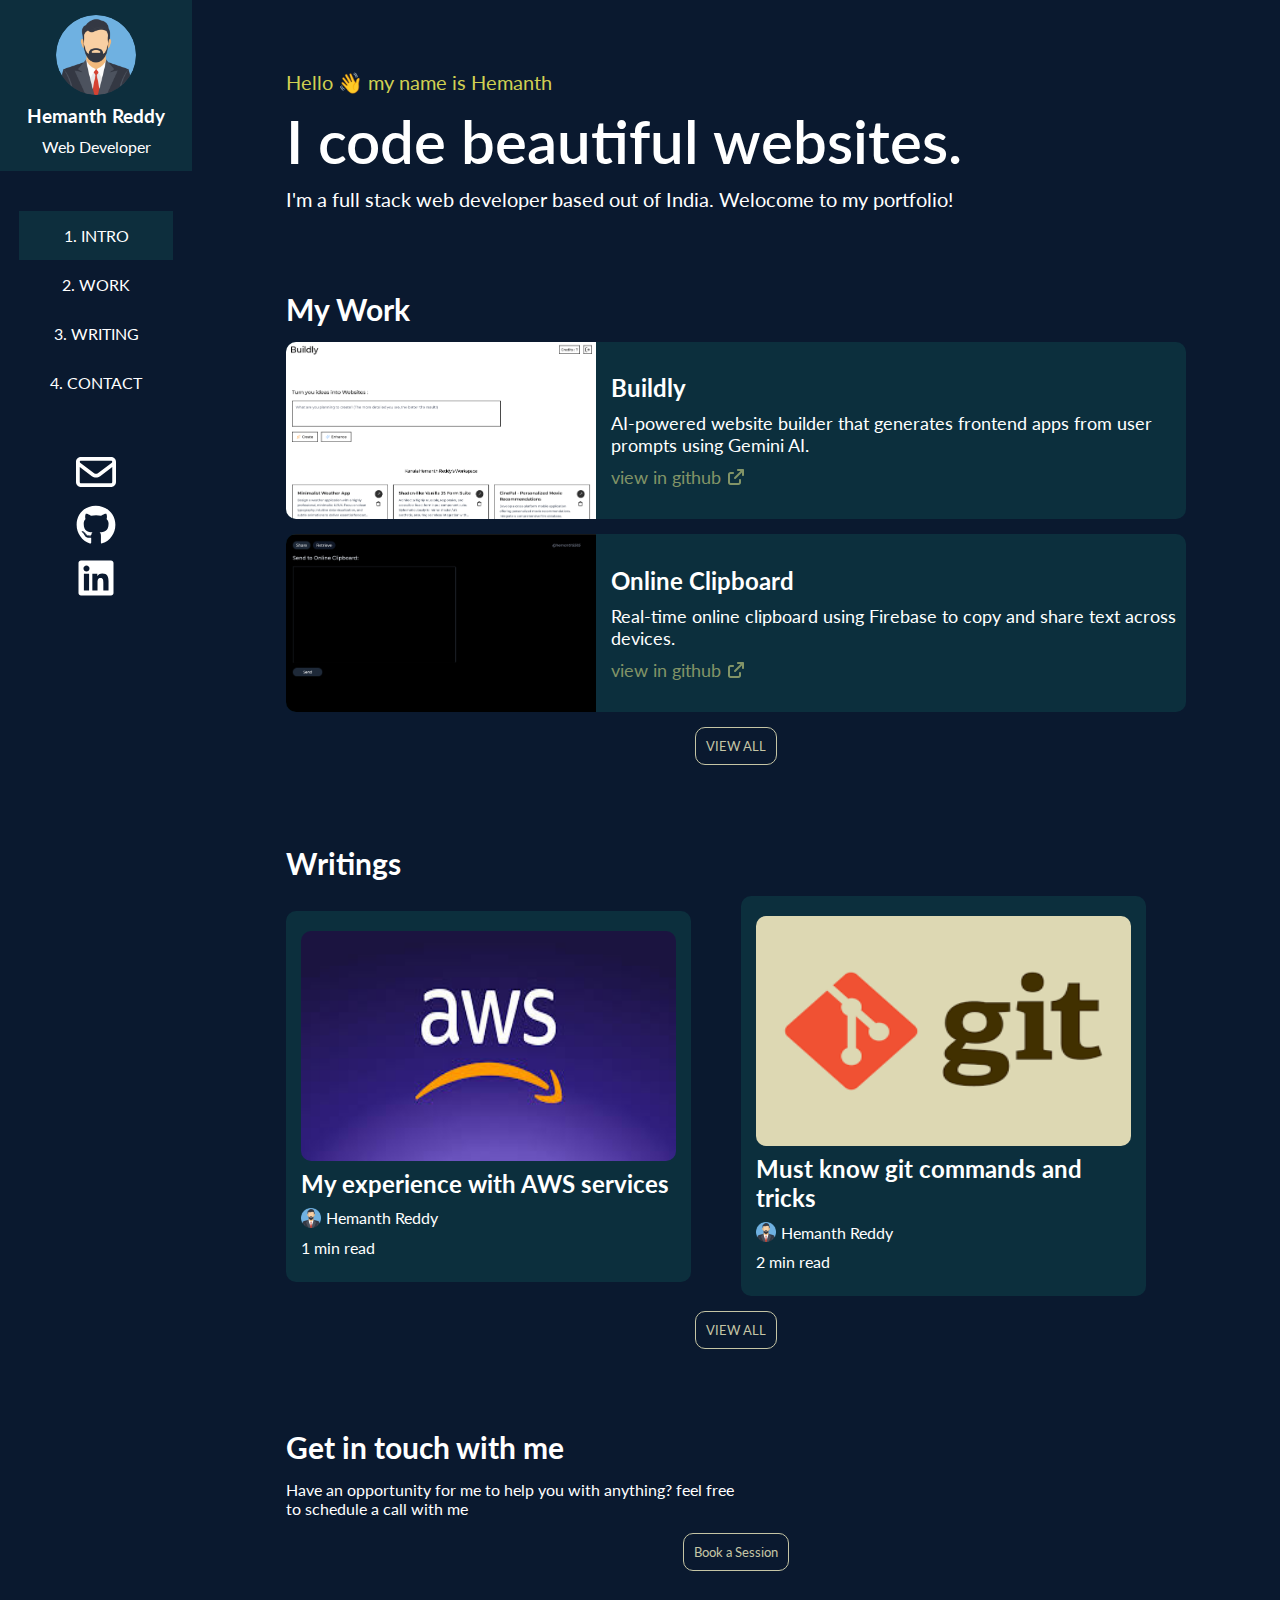
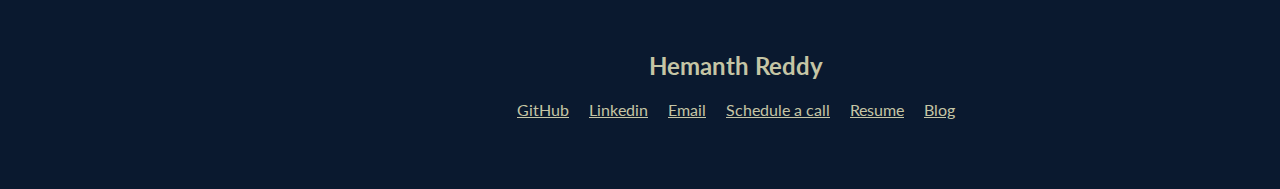
<file: personal-resume-project/index.html>
<!DOCTYPE html>
<html lang="en">
<head>
    <meta charset="UTF-8">
    <meta name="viewport" content="width=device-width, initial-scale=1.0">
    <title>Personal Resume</title>
    <link rel="stylesheet" href="style.css">
</head>
<body>
    <!-- ham-menu-for-mobile -->
     <div class="ham">
            <svg xmlns="http://www.w3.org/2000/svg" viewBox="0 0 640 640"><path fill="rgb(255, 255, 255)" d="M96 160C96 142.3 110.3 128 128 128L512 128C529.7 128 544 142.3 544 160C544 177.7 529.7 192 512 192L128 192C110.3 192 96 177.7 96 160zM96 320C96 302.3 110.3 288 128 288L512 288C529.7 288 544 302.3 544 320C544 337.7 529.7 352 512 352L128 352C110.3 352 96 337.7 96 320zM544 480C544 497.7 529.7 512 512 512L128 512C110.3 512 96 497.7 96 480C96 462.3 110.3 448 128 448L512 448C529.7 448 544 462.3 544 480z"/></svg>
        </div>
    <div class="outer">
        <section class="sidebar">
            <!-- personal-details -->
            <div class="details-area">
                <img src="src/dp.png" alt="Profile Picture">
                <h3>Hemanth Reddy</h3>
                <p>Web Developer</p>
            </div>

            <!-- navigation-links -->
            <div class="links-area">
                <ol>
                    <li class="active"><a href="#">INTRO</a></li>
                    <li><a href="#">WORK</a></li>
                    <li><a href="#">WRITING</a></li>
                    <li><a href="#">CONTACT</a></li>
                </ol>
            </div>

            <!-- social-links -->
             <div class="social-links">
                <a href="#">
                     <svg xmlns="http://www.w3.org/2000/svg" viewBox="0 0 640 640"><!--!Font Awesome Free v7.2.0 by @fontawesome - https://fontawesome.com License - https://fontawesome.com/license/free Copyright 2026 Fonticons, Inc.--><path fill="rgb(255, 255, 255)" d="M125.4 128C91.5 128 64 155.5 64 189.4C64 190.3 64 191.1 64.1 192L64 192L64 448C64 483.3 92.7 512 128 512L512 512C547.3 512 576 483.3 576 448L576 192L575.9 192C575.9 191.1 576 190.3 576 189.4C576 155.5 548.5 128 514.6 128L125.4 128zM528 256.3L528 448C528 456.8 520.8 464 512 464L128 464C119.2 464 112 456.8 112 448L112 256.3L266.8 373.7C298.2 397.6 341.7 397.6 373.2 373.7L528 256.3zM112 189.4C112 182 118 176 125.4 176L514.6 176C522 176 528 182 528 189.4C528 193.6 526 197.6 522.7 200.1L344.2 335.5C329.9 346.3 310.1 346.3 295.8 335.5L117.3 200.1C114 197.6 112 193.6 112 189.4z"/></svg>
                </a>
                <a href="#">
                     <svg xmlns="http://www.w3.org/2000/svg" viewBox="0 0 640 640"><!--!Font Awesome Free v7.2.0 by @fontawesome - https://fontawesome.com License - https://fontawesome.com/license/free Copyright 2026 Fonticons, Inc.--><path fill="rgb(255, 255, 255)" d="M237.9 461.4C237.9 463.4 235.6 465 232.7 465C229.4 465.3 227.1 463.7 227.1 461.4C227.1 459.4 229.4 457.8 232.3 457.8C235.3 457.5 237.9 459.1 237.9 461.4zM206.8 456.9C206.1 458.9 208.1 461.2 211.1 461.8C213.7 462.8 216.7 461.8 217.3 459.8C217.9 457.8 216 455.5 213 454.6C210.4 453.9 207.5 454.9 206.8 456.9zM251 455.2C248.1 455.9 246.1 457.8 246.4 460.1C246.7 462.1 249.3 463.4 252.3 462.7C255.2 462 257.2 460.1 256.9 458.1C256.6 456.2 253.9 454.9 251 455.2zM316.8 72C178.1 72 72 177.3 72 316C72 426.9 141.8 521.8 241.5 555.2C254.3 557.5 258.8 549.6 258.8 543.1C258.8 536.9 258.5 502.7 258.5 481.7C258.5 481.7 188.5 496.7 173.8 451.9C173.8 451.9 162.4 422.8 146 415.3C146 415.3 123.1 399.6 147.6 399.9C147.6 399.9 172.5 401.9 186.2 425.7C208.1 464.3 244.8 453.2 259.1 446.6C261.4 430.6 267.9 419.5 275.1 412.9C219.2 406.7 162.8 398.6 162.8 302.4C162.8 274.9 170.4 261.1 186.4 243.5C183.8 237 175.3 210.2 189 175.6C209.9 169.1 258 202.6 258 202.6C278 197 299.5 194.1 320.8 194.1C342.1 194.1 363.6 197 383.6 202.6C383.6 202.6 431.7 169 452.6 175.6C466.3 210.3 457.8 237 455.2 243.5C471.2 261.2 481 275 481 302.4C481 398.9 422.1 406.6 366.2 412.9C375.4 420.8 383.2 435.8 383.2 459.3C383.2 493 382.9 534.7 382.9 542.9C382.9 549.4 387.5 557.3 400.2 555C500.2 521.8 568 426.9 568 316C568 177.3 455.5 72 316.8 72zM169.2 416.9C167.9 417.9 168.2 420.2 169.9 422.1C171.5 423.7 173.8 424.4 175.1 423.1C176.4 422.1 176.1 419.8 174.4 417.9C172.8 416.3 170.5 415.6 169.2 416.9zM158.4 408.8C157.7 410.1 158.7 411.7 160.7 412.7C162.3 413.7 164.3 413.4 165 412C165.7 410.7 164.7 409.1 162.7 408.1C160.7 407.5 159.1 407.8 158.4 408.8zM190.8 444.4C189.2 445.7 189.8 448.7 192.1 450.6C194.4 452.9 197.3 453.2 198.6 451.6C199.9 450.3 199.3 447.3 197.3 445.4C195.1 443.1 192.1 442.8 190.8 444.4zM179.4 429.7C177.8 430.7 177.8 433.3 179.4 435.6C181 437.9 183.7 438.9 185 437.9C186.6 436.6 186.6 434 185 431.7C183.6 429.4 181 428.4 179.4 429.7z"/></svg>
                </a>
                <a href="#">
                     <svg xmlns="http://www.w3.org/2000/svg" viewBox="0 0 640 640"><!--!Font Awesome Free v7.2.0 by @fontawesome - https://fontawesome.com License - https://fontawesome.com/license/free Copyright 2026 Fonticons, Inc.--><path fill="rgb(255, 255, 255)" d="M512 96L127.9 96C110.3 96 96 110.5 96 128.3L96 511.7C96 529.5 110.3 544 127.9 544L512 544C529.6 544 544 529.5 544 511.7L544 128.3C544 110.5 529.6 96 512 96zM231.4 480L165 480L165 266.2L231.5 266.2L231.5 480L231.4 480zM198.2 160C219.5 160 236.7 177.2 236.7 198.5C236.7 219.8 219.5 237 198.2 237C176.9 237 159.7 219.8 159.7 198.5C159.7 177.2 176.9 160 198.2 160zM480.3 480L413.9 480L413.9 376C413.9 351.2 413.4 319.3 379.4 319.3C344.8 319.3 339.5 346.3 339.5 374.2L339.5 480L273.1 480L273.1 266.2L336.8 266.2L336.8 295.4L337.7 295.4C346.6 278.6 368.3 260.9 400.6 260.9C467.8 260.9 480.3 305.2 480.3 362.8L480.3 480z"/></svg>
                </a>
             </div>
             <div></div>
        </section>
        <main class="main-content">
            <header>
                <div class="mobile-dp">
                <img src="src/dp.png" alt="Profile Picture"></div>
                <p class="sm-heading-top">Hello 👋 my name is Hemanth</p>
                <h1 class="heading">I code beautiful websites.</h1>
                <p class="sm-heading-bottom">I'm a full stack web developer based out of India. Welocome to my portfolio!</p>
            </header>

            <!-- previous-works -->
            <div class="work">
                <h1 class="section-heading">My Work</h1>

                <div class="work-item">
                    <div class="work-img-area">
                        <img src="src/buildly.png" alt="project-1">
                    </div>
                    <div class="work-details-area">
                        <h2>Buildly</h2>
                        <p>AI-powered website builder that generates frontend apps from user prompts using Gemini AI. </p>
                        <a class="redirect-work">
                            <p>view in github</p>
                            <!-- <img src="src/up.png" alt="arrow-top-right"> -->
                             <svg xmlns="http://www.w3.org/2000/svg" viewBox="0 0 640 640"><path fill="#829467" d="M384 64C366.3 64 352 78.3 352 96C352 113.7 366.3 128 384 128L466.7 128L265.3 329.4C252.8 341.9 252.8 362.2 265.3 374.7C277.8 387.2 298.1 387.2 310.6 374.7L512 173.3L512 256C512 273.7 526.3 288 544 288C561.7 288 576 273.7 576 256L576 96C576 78.3 561.7 64 544 64L384 64zM144 160C99.8 160 64 195.8 64 240L64 496C64 540.2 99.8 576 144 576L400 576C444.2 576 480 540.2 480 496L480 416C480 398.3 465.7 384 448 384C430.3 384 416 398.3 416 416L416 496C416 504.8 408.8 512 400 512L144 512C135.2 512 128 504.8 128 496L128 240C128 231.2 135.2 224 144 224L224 224C241.7 224 256 209.7 256 192C256 174.3 241.7 160 224 160L144 160z"/></svg>
                        </a>
                    </div>

                </div>

                  <div class="work-item">
                    <div class="work-img-area">
                        <img src="src/oc.png" alt="project-1">
                    </div>
                    <div class="work-details-area">
                        <h2>Online Clipboard</h2>
                        <p>Real-time online clipboard using Firebase to copy and share text across devices. </p>
                        <a class="redirect-work">
                            <p>view in github</p>
                            <!-- <img src="src/up.png" alt="arrow-top-right"> -->
                             <svg xmlns="http://www.w3.org/2000/svg" viewBox="0 0 640 640"><path fill="#829467" d="M384 64C366.3 64 352 78.3 352 96C352 113.7 366.3 128 384 128L466.7 128L265.3 329.4C252.8 341.9 252.8 362.2 265.3 374.7C277.8 387.2 298.1 387.2 310.6 374.7L512 173.3L512 256C512 273.7 526.3 288 544 288C561.7 288 576 273.7 576 256L576 96C576 78.3 561.7 64 544 64L384 64zM144 160C99.8 160 64 195.8 64 240L64 496C64 540.2 99.8 576 144 576L400 576C444.2 576 480 540.2 480 496L480 416C480 398.3 465.7 384 448 384C430.3 384 416 398.3 416 416L416 496C416 504.8 408.8 512 400 512L144 512C135.2 512 128 504.8 128 496L128 240C128 231.2 135.2 224 144 224L224 224C241.7 224 256 209.7 256 192C256 174.3 241.7 160 224 160L144 160z"/></svg>
                        </a>
                    </div>

                </div>
                <div class="view-all-wrapper">
                     <button class="view-all">VIEW ALL</button>
                </div>
            </div>

            <!-- previous-writing -->
             <div class="writing">
                <h1 class="section-heading">Writings</h1>

                <div class="writings">
                    <div class="writing-item">
                        <div class="writing-img-area">
                            <img src="src/aws.jpeg" alt="project-1">
                        </div>
                        <div class="writing-details-area">
                            <h2>My experience with AWS services</h2>
                            <a class="redirect-writing">
                                <img src="src/dp.png" alt="author-image">
                                <p>Hemanth Reddy</p>
                            </a>
                            <p>1 min read</p>
                        </div>
                    </div>
                    <div class="writing-item">
                        <div class="writing-img-area">
                            <img src="src/git.png" alt="project-1">
                        </div>
                        <div class="writing-details-area">
                            <h2>Must know git commands and tricks</h2>
                            <a class="redirect-writing">
                                <img src="src/dp.png" alt="author-image">
                                <p>Hemanth Reddy</p>
                            </a>
                            <p>2 min read</p>
                        </div>
                    </div>
                </div>
                <div class="view-all-wrapper">
                     <button class="view-all">VIEW ALL</button>
                </div>
            </div>

            <!-- get-in-touch -->
            <div class="contact">
                <h1 class="section-heading">Get in touch with me</h1>
                <p>Have an opportunity for me to help you with anything? feel free to schedule a call with me</p>
                <div class="view-all-wrapper">
                     <button class="view-all">Book a Session</button>
                </div>
            </div>

            <!-- footer -->
            <footer>
                <h2>Hemanth Reddy</h2>
                <ul class="footer-links">
                    <li><a href="#">GitHub</a></li>
                    <li><a href="#">Linkedin</a></li>
                    <li><a href="#">Email</a></li>
                    <li><a href="#">Schedule a call</a></li>
                    <li><a href="#">Resume</a></li>
                    <li><a href="#">Blog</a></li>
                </ul>
            </footer>
        </main>
    </div>
    
</body>
</html>
</file>
<file: personal-resume-project/style.css>
@import url('https://fonts.googleapis.com/css2?family=Lato:ital,wght@0,100;0,300;0,400;0,700;0,900;1,100;1,300;1,400;1,700;1,900&display=swap');

*{
    padding: 0;
    margin: 0;
    box-sizing: border-box;
    font-family: "Lato", sans-serif;
    color: white;
}
body{
    background-color: #0a192f;
}
.ham{
    display: none;
    width: 100%;
    height: 40px;
    padding: 15px;
}
.ham svg{
    width: 30px;
    height: 30px;
}
.outer{
    width: 100%;
    display:flex;
    justify-content: space-between;
}
.sidebar{
    width: 15%;
    display: flex;
    flex-direction: column;
    align-items: center;
}
.details-area{
    padding: 15px 0px;
    display: flex;
    gap: 10px;
    width: 100%;
    flex-direction: column;
    align-items: center;
    background-color: #0D2E3D;
}
.details-area img{
    width: 80px;
    height: 80px;
    border-radius: 50%;
}
.links-area{
    width: 80%;
    padding: 40px 0px;
}
.links-area ol{
    list-style: numbers;
    list-style-position: inside;
}
.links-area ol li{
    padding: 15px 0px;
    text-align: center;
}
.links-area ol li a{
    text-decoration: none;
}
.active{
    background-color: #0D2E3D;
}
.social-links{
    display: flex;
    flex-direction: column;
    align-items: center;
    height: 300px;
    width: 100%;
}
.social-links a svg{
    width: 50px;
    height: 50px;
}
.main-content{
    width:75%;
    display: flex;
    flex-direction: column;
    margin: auto;
    gap:80px;
    padding:20px 30px;
}

header{
    display: flex;
    flex-direction: column;
    padding-top: 50px;
}
.sm-heading-top{
    color: rgb(208, 208, 82);
    font-size: 20px;
}
.heading{
    color: white;
    font-weight: 600;
    font-size: 60px;
    padding: 10px 0px;
}
.sm-heading-bottom{
    color: white;
    font-size: 20px;
}
.mobile-dp{
    display: none;
}

.work{
    display: flex;
    flex-direction: column;
    gap:15px
}
.section-heading{
    font-size: 30px;
    color: white;
}
.work-item{
    display: flex;
    width: 100%;
    background-color: #0c2f3d;
    border-radius: 10px;
    gap: 15px;
}
.work-img-area{
    width: 35%;
}
.work-img-area img{
    width: 100%;
    height: 100%;
    border-radius:10px 0px 0px 10px;
    border: none;
}
.work-details-area{
    display: flex;
    flex-direction: column;
    gap: 10px;
    width: 65%;
    justify-content: center;
}
.work-details-area h2{
    font-size: 24px;
}
.work-details-area p{
    font-size: 18px;
}
.redirect-work{
    display: flex;
    gap: 5px;
    align-items: center;
}
 .redirect-work p{
     color:#829467;
 }
.redirect-work svg{
    width: 20px;
    height: 20px;
    color: white;
}
.view-all-wrapper{
    display: flex;
    justify-content: center;
    align-items: center;
}
.view-all{
    background-color: transparent;
    border:1px solid #c5c5a5;
    color:#c5c5a5;
    padding :10px;
    border-radius: 10px;
    cursor: pointer;
}
.writing{
    display: flex;
    flex-direction: column;
    gap:15px
}
.writings{
    display: flex;
    align-items: center;
    gap: 50px;
    flex-wrap: wrap;
}
.writing-item{
    display: flex;
    flex-direction: column;
    align-items: center;
    padding: 20px 15px;
    width: 45%;
    border-radius: 10px;
    background-color: #0c2f3d;
}
.writing-img-area{
    width: 100%;
}
.writing-img-area img{
    width: 100%;
    height: 230px;
    border-radius: 10px;
}
.writing-details-area{
    display: flex;
    flex-direction: column;
    width: 100%;
    align-items: start;
    gap:10px;
    padding:5px 0px;
}
.redirect-writing{
    display: flex;
    align-items: center;
    gap:5px;
}
.redirect-writing img{
    width: 20px;
    height: 20px;
}
.contact{
    display: flex;
    flex-direction: column;
    gap: 15px;
}
.contact p{
    width: 50%;
}
footer{
    display: flex;
    flex-direction: column;
    gap: 20px;
    align-items: center;
    margin-bottom: 50px;
}
footer h2{
    color: #c5c5a5;
}
.footer-links{
    list-style-type: none;
    display: flex;
    gap: 20px;
}
.footer-links li a{
    text-decoration: underline;
    color: #c5c5a5;
}

@media screen and (max-width:769px){
    .sidebar{
        width: 20%;
    }
    .heading{
        font-size: 50px;
        line-height: 0.9;
    }
    .sm-heading-top,.sm-heading-bottom{
        font-size: 16px;
    }
    .work-details-area{
        padding:10px 0px;
    }
    .work-details-area h2{
    font-size: 21px;
    }

    .work-details-area p{
        font-size: 16px;
    }
    .writing-img-area img{
        width: 100%;
        height: 130px;
        border-radius: 10px;
    }
    .writing-details-area h2{
        font-size: 16px;
    }
    .writing-details-area p{
        font-size: 14px;
    }
    .redirect-writing p{
        font-size: 14px;
    }
    .contact p{
        width: 75%;
    }
   
    
    
}

@media screen and (max-width:425px) {
    .ham{
        display: flex;
    }
    .sidebar{
        display: none;
    }
    header{
        align-items: center;
    }
    .main-content{
        width: 100%;
    }
    .heading{
        font-size: 30px;
    }
    .sm-heading-top{
        font-size: 15px;
    }
    .sm-heading-bottom{
        color: white;
        text-align: center;
    font-size: 15px;
    }
    .section-heading{
        text-align: center;
        font-size: 20px;
    }
    .work-item{
        flex-direction: column;
    }
    .work-img-area{
        width: 100%;
    }
    .work-img-area img{
    width: 100%;
    height: 100%;
    border-radius:10px 10px 0px 0px;
    border: none;
    }
    .work-details-area{
        gap: 10px;
        padding: 10px;
        width: 100%;
        justify-content: center;
    }
    .writing-img-area img{
        height: 200px;
    }
    .work-details-area h2{
    font-size: 20px;
    }
    .work-details-area p{
    font-size: 15px;
    }
    .writings{
        flex-direction: column;
        width: 100%;
    }
    .writing-item{
        width: 100%;
    }
    .contact{
        align-items: center;
    }
    .contact p{
        width: 100%;
        text-align: center;
    }
    .footer-links{
        list-style-type: none;
        display: flex;
        flex-wrap: wrap;
        justify-content: center;
        gap: 20px;
    }
    .mobile-dp{
        display: flex;
        width: 100%;
        justify-content: center;
        padding: 10px;
    }
    .mobile-dp img{
        width: 60px;
        height: 60px;
    }
}
</file>
